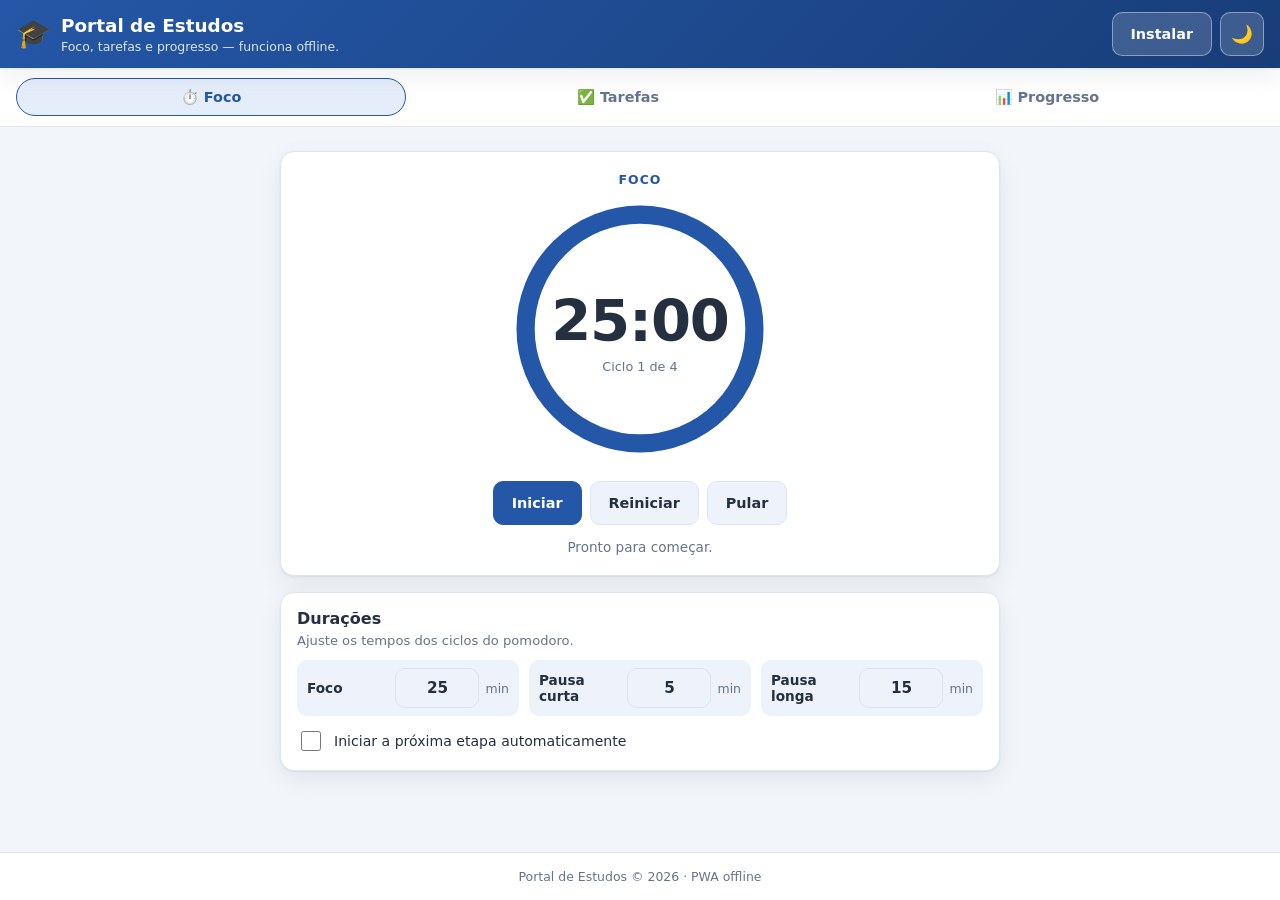
<file: index.html>
<!DOCTYPE html>
<html lang="pt-BR">
<head>
    <meta charset="UTF-8">
    <meta name="viewport" content="width=device-width, initial-scale=1, viewport-fit=cover">
    <title>Portal de Estudos — Foco, Tarefas e Progresso</title>
    <meta name="description" content="App de estudo offline: timer pomodoro, lista de tarefas e acompanhamento de progresso.">

    <link rel="manifest" href="manifest.webmanifest">
    <link rel="icon" href="icons/icon-192.png" type="image/png">
    <link rel="apple-touch-icon" href="icons/icon-192.png">
    <meta name="apple-mobile-web-app-capable" content="yes">
    <meta name="apple-mobile-web-app-title" content="Estudo">
    <meta name="theme-color" content="#2457a7" media="(prefers-color-scheme: light)">
    <meta name="theme-color" content="#12161f" media="(prefers-color-scheme: dark)">

    <link rel="stylesheet" href="style.css">
</head>
<body>

<header class="app-header">
    <div class="brand">
        <span class="brand-mark" aria-hidden="true">🎓</span>
        <div class="brand-text">
            <h1>Portal de Estudos</h1>
            <p>Foco, tarefas e progresso — funciona offline.</p>
        </div>
    </div>
    <div class="header-actions">
        <span id="offline-badge" class="badge" hidden>Offline</span>
        <button id="install-btn" type="button" class="btn btn-ghost" hidden>Instalar</button>
        <button id="theme-btn" type="button" class="btn btn-icon" aria-label="Alternar tema" title="Alternar tema">🌙</button>
    </div>
</header>

<nav class="tabs" role="tablist" aria-label="Seções do app">
    <button id="tab-btn-foco" class="tab is-active" type="button" role="tab" aria-selected="true" aria-controls="tab-foco">
        <span aria-hidden="true">⏱️</span> Foco
    </button>
    <button id="tab-btn-tarefas" class="tab" type="button" role="tab" aria-selected="false" aria-controls="tab-tarefas" tabindex="-1">
        <span aria-hidden="true">✅</span> Tarefas
    </button>
    <button id="tab-btn-progresso" class="tab" type="button" role="tab" aria-selected="false" aria-controls="tab-progresso" tabindex="-1">
        <span aria-hidden="true">📊</span> Progresso
    </button>
</nav>

<main class="app-main">

    <!-- ============================ FOCO ============================ -->
    <section id="tab-foco" class="panel is-active" role="tabpanel" aria-labelledby="tab-btn-foco" tabindex="-1">
        <div class="timer-card">
            <p id="timer-mode" class="timer-mode">Foco</p>

            <div class="timer-ring">
                <svg viewBox="0 0 200 200" aria-hidden="true">
                    <circle class="ring-track" cx="100" cy="100" r="88"></circle>
                    <circle id="ring-progress" class="ring-progress" cx="100" cy="100" r="88"></circle>
                </svg>
                <div class="timer-display">
                    <time id="timer-value" datetime="PT25M">25:00</time>
                    <span id="timer-cycle">Ciclo 1 de 4</span>
                </div>
            </div>

            <div class="timer-actions">
                <button id="btn-start" type="button" class="btn btn-primary">Iniciar</button>
                <button id="btn-reset" type="button" class="btn">Reiniciar</button>
                <button id="btn-skip" type="button" class="btn">Pular</button>
            </div>

            <p id="timer-status" class="timer-status" role="status" aria-live="polite">Pronto para começar.</p>
        </div>

        <div class="card">
            <h2>Durações</h2>
            <p class="card-hint">Ajuste os tempos dos ciclos do pomodoro.</p>
            <div class="steppers">
                <label class="stepper">
                    <span>Foco</span>
                    <input id="set-focus" type="number" min="1" max="90" step="1" inputmode="numeric">
                    <span class="unit">min</span>
                </label>
                <label class="stepper">
                    <span>Pausa curta</span>
                    <input id="set-short" type="number" min="1" max="30" step="1" inputmode="numeric">
                    <span class="unit">min</span>
                </label>
                <label class="stepper">
                    <span>Pausa longa</span>
                    <input id="set-long" type="number" min="1" max="60" step="1" inputmode="numeric">
                    <span class="unit">min</span>
                </label>
            </div>
            <label class="switch">
                <input id="set-auto" type="checkbox">
                <span>Iniciar a próxima etapa automaticamente</span>
            </label>
        </div>
    </section>

    <!-- =========================== TAREFAS =========================== -->
    <section id="tab-tarefas" class="panel" role="tabpanel" aria-labelledby="tab-btn-tarefas" tabindex="-1" hidden>
        <div class="card">
            <h2>Nova tarefa</h2>
            <form id="task-form" class="task-form">
                <label class="sr-only" for="task-input">Descrição da tarefa</label>
                <input id="task-input" type="text" placeholder="Ex.: Revisar capítulo 4 de História" maxlength="120" autocomplete="off" required>
                <button type="submit" class="btn btn-primary">Adicionar</button>
            </form>
        </div>

        <div class="card">
            <div class="card-head">
                <h2>Minhas tarefas</h2>
                <span id="task-counter" class="pill">0/0</span>
            </div>
            <div class="progress"><div id="task-progress-bar" class="progress-bar" style="width:0%"></div></div>
            <div class="filters" role="group" aria-label="Filtrar tarefas">
                <button type="button" class="chip is-active" data-filter="all">Todas</button>
                <button type="button" class="chip" data-filter="pending">Pendentes</button>
                <button type="button" class="chip" data-filter="done">Concluídas</button>
            </div>
            <ul id="task-list" class="task-list"></ul>
            <p id="task-empty" class="empty">Nenhuma tarefa por aqui. Adicione a primeira! ✍️</p>
        </div>
    </section>

    <!-- ========================== PROGRESSO ========================== -->
    <section id="tab-progresso" class="panel" role="tabpanel" aria-labelledby="tab-btn-progresso" tabindex="-1" hidden>
        <div class="stats-grid">
            <div class="stat">
                <span class="stat-value" id="stat-minutes">0</span>
                <span class="stat-label">minutos hoje</span>
            </div>
            <div class="stat">
                <span class="stat-value" id="stat-sessions">0</span>
                <span class="stat-label">sessões hoje</span>
            </div>
            <div class="stat">
                <span class="stat-value" id="stat-tasks">0</span>
                <span class="stat-label">tarefas feitas</span>
            </div>
            <div class="stat">
                <span class="stat-value" id="stat-streak">0</span>
                <span class="stat-label">dias seguidos</span>
            </div>
        </div>

        <div class="card">
            <div class="card-head">
                <h2>Meta diária</h2>
                <span id="goal-label" class="pill">0%</span>
            </div>
            <div class="progress"><div id="goal-progress-bar" class="progress-bar" style="width:0%"></div></div>
            <p class="card-hint">Meta: <strong id="goal-value">120</strong> minutos de foco por dia.</p>
            <label class="stepper stepper-inline">
                <span>Meta (min)</span>
                <input id="set-goal" type="number" min="10" max="720" step="10" inputmode="numeric">
            </label>
        </div>

        <div class="card">
            <h2>Últimos 7 dias</h2>
            <div id="chart" class="chart" role="img" aria-label="Minutos de foco nos últimos 7 dias"></div>
        </div>

        <div class="card">
            <h2>Configurações</h2>
            <label class="switch">
                <input id="set-sound" type="checkbox">
                <span>Som ao terminar o ciclo</span>
            </label>
            <label class="switch">
                <input id="set-notify" type="checkbox">
                <span>Notificações do navegador</span>
            </label>
            <div class="row-actions">
                <button id="btn-export" type="button" class="btn">Exportar dados</button>
                <label class="btn" for="import-file">Importar dados</label>
                <input id="import-file" type="file" accept="application/json" hidden>
                <button id="btn-reset-all" type="button" class="btn btn-danger">Apagar tudo</button>
            </div>
        </div>
    </section>

</main>

<footer class="app-footer">
    <p>Portal de Estudos © <span id="year"></span> · PWA offline</p>
</footer>

<div id="toast" class="toast" role="status" aria-live="polite" hidden></div>

<script src="script.js" defer></script>
</body>
</html>
</file>
<file: style.css>
/* ==================================================================
   Portal de Estudos — PWA
   ================================================================== */

:root {
    --brand: #2457a7;
    --brand-strong: #183d78;
    --brand-soft: #e5edfa;
    --bg: #f2f5f9;
    --surface: #ffffff;
    --surface-2: #eef3fb;
    --text: #24303f;
    --muted: #63748c;
    --border: #dde5f0;
    --success: #1f9d55;
    --danger: #d1443c;
    --focus: #f0a500;
    --shadow: 0 1px 2px rgba(16, 32, 64, .06), 0 8px 24px rgba(16, 32, 64, .07);
    --radius: 14px;
    --tap: 44px;
}

html[data-theme='dark'] {
    --brand: #5b8ff0;
    --brand-strong: #2f5fb5;
    --brand-soft: #1c2740;
    --bg: #0f131b;
    --surface: #171d29;
    --surface-2: #1e2635;
    --text: #e8eef8;
    --muted: #93a2b8;
    --border: #2a3446;
    --danger: #f0645b;
    --shadow: 0 1px 2px rgba(0, 0, 0, .3), 0 8px 24px rgba(0, 0, 0, .35);
}

* {
    box-sizing: border-box;
}

html,
body {
    margin: 0;
    padding: 0;
}

body {
    font-family: system-ui, -apple-system, "Segoe UI", Roboto, Arial, sans-serif;
    background: var(--bg);
    color: var(--text);
    min-height: 100vh;
    display: flex;
    flex-direction: column;
    -webkit-tap-highlight-color: transparent;
}

h1,
h2,
h3 {
    margin: 0;
    line-height: 1.25;
}

.sr-only {
    position: absolute;
    width: 1px;
    height: 1px;
    padding: 0;
    margin: -1px;
    overflow: hidden;
    clip: rect(0 0 0 0);
    white-space: nowrap;
    border: 0;
}

/* ------------------------------ HEADER ------------------------------ */

.app-header {
    position: sticky;
    top: 0;
    z-index: 20;
    display: flex;
    align-items: center;
    justify-content: space-between;
    gap: 12px;
    padding: calc(env(safe-area-inset-top) + 12px) 16px 12px;
    background: linear-gradient(135deg, var(--brand), var(--brand-strong));
    color: #fff;
    box-shadow: var(--shadow);
}

.brand {
    display: flex;
    align-items: center;
    gap: 10px;
    min-width: 0;
}

.brand-mark {
    font-size: 28px;
    line-height: 1;
}

.brand-text {
    min-width: 0;
}

.brand h1 {
    font-size: clamp(1rem, 4.4vw, 1.15rem);
    font-weight: 700;
    white-space: nowrap;
}

.brand p {
    margin: 2px 0 0;
    font-size: .78rem;
    opacity: .85;
    white-space: nowrap;
    overflow: hidden;
    text-overflow: ellipsis;
}

.header-actions {
    display: flex;
    align-items: center;
    gap: 8px;
}

.badge {
    background: rgba(255, 255, 255, .2);
    border: 1px solid rgba(255, 255, 255, .35);
    color: #fff;
    font-size: .7rem;
    font-weight: 600;
    padding: 4px 8px;
    border-radius: 999px;
}

/* ------------------------------- TABS ------------------------------- */

.tabs {
    position: sticky;
    top: calc(env(safe-area-inset-top) + 62px);
    z-index: 15;
    display: flex;
    gap: 6px;
    padding: 10px 16px;
    background: var(--surface);
    border-bottom: 1px solid var(--border);
    overflow-x: auto;
    scrollbar-width: none;
}

.tabs::-webkit-scrollbar {
    display: none;
}

.tab {
    flex: 1 0 auto;
    min-height: 38px;
    padding: 8px 14px;
    border: 1px solid transparent;
    border-radius: 999px;
    background: transparent;
    color: var(--muted);
    font: inherit;
    font-size: .9rem;
    font-weight: 600;
    cursor: pointer;
    transition: background .15s, color .15s;
}

.tab.is-active {
    background: var(--brand-soft);
    color: var(--brand);
    border-color: var(--brand);
}

html[data-theme='dark'] .tab.is-active {
    color: #9dbcff;
}

/* ------------------------------- MAIN ------------------------------- */

.app-main {
    flex: 1;
    width: 100%;
    max-width: 760px;
    margin: 0 auto;
    padding: 16px 16px calc(env(safe-area-inset-bottom) + 24px);
}

.panel {
    display: flex;
    flex-direction: column;
    gap: 16px;
}

.panel[hidden] {
    display: none;
}

.card {
    background: var(--surface);
    border: 1px solid var(--border);
    border-radius: var(--radius);
    padding: 16px;
    box-shadow: var(--shadow);
}

.card h2 {
    font-size: 1rem;
    margin-bottom: 4px;
}

.card-hint {
    margin: 0 0 12px;
    color: var(--muted);
    font-size: .82rem;
}

.card-head {
    display: flex;
    align-items: center;
    justify-content: space-between;
    gap: 10px;
    margin-bottom: 8px;
}

.card-head h2 {
    margin: 0;
}

/* ------------------------------ TIMER ------------------------------ */

.timer-card {
    background: var(--surface);
    border: 1px solid var(--border);
    border-radius: var(--radius);
    padding: 20px 16px;
    box-shadow: var(--shadow);
    text-align: center;
}

.timer-mode {
    margin: 0;
    font-weight: 700;
    letter-spacing: .08em;
    text-transform: uppercase;
    font-size: .78rem;
    color: var(--brand);
}

.timer-ring {
    position: relative;
    width: min(260px, 74vw);
    margin: 12px auto 18px;
    aspect-ratio: 1;
}

.timer-ring svg {
    width: 100%;
    height: 100%;
    transform: rotate(-90deg);
}

.ring-track,
.ring-progress {
    fill: none;
    stroke-width: 14;
    stroke-linecap: round;
}

.ring-track {
    stroke: var(--surface-2);
}

.ring-progress {
    stroke: var(--brand);
    transition: stroke-dashoffset .3s linear, stroke .3s;
}

.timer-ring.is-focus .ring-progress {
    stroke: var(--brand);
}

.timer-ring.is-break .ring-progress {
    stroke: var(--success);
}

.timer-display {
    position: absolute;
    inset: 0;
    display: flex;
    flex-direction: column;
    align-items: center;
    justify-content: center;
    gap: 4px;
}

#timer-value {
    font-size: clamp(2.6rem, 14vw, 3.6rem);
    font-weight: 700;
    font-variant-numeric: tabular-nums;
    letter-spacing: -0.02em;
}

#timer-cycle {
    font-size: .8rem;
    color: var(--muted);
}

.timer-actions {
    display: flex;
    justify-content: center;
    flex-wrap: wrap;
    gap: 8px;
}

.timer-status {
    margin: 14px 0 0;
    min-height: 1.2em;
    font-size: .85rem;
    color: var(--muted);
}

/* ------------------------------ BUTTONS ----------------------------- */

.btn {
    display: inline-flex;
    align-items: center;
    justify-content: center;
    min-height: var(--tap);
    padding: 10px 18px;
    border: 1px solid var(--border);
    border-radius: 10px;
    background: var(--surface-2);
    color: var(--text);
    font: inherit;
    font-size: .9rem;
    font-weight: 600;
    cursor: pointer;
    transition: transform .08s, filter .15s, background .15s;
}

.btn:hover {
    filter: brightness(.97);
}

.btn:active {
    transform: scale(.97);
}

.btn-primary {
    background: var(--brand);
    border-color: var(--brand);
    color: #fff;
}

.btn-ghost {
    background: rgba(255, 255, 255, .16);
    border-color: rgba(255, 255, 255, .4);
    color: #fff;
}

.btn-danger {
    background: transparent;
    border-color: var(--danger);
    color: var(--danger);
}

.btn-icon {
    width: var(--tap);
    min-height: var(--tap);
    padding: 0;
    background: rgba(255, 255, 255, .16);
    border-color: rgba(255, 255, 255, .4);
    color: #fff;
    font-size: 1.1rem;
}

.btn:focus-visible,
.tab:focus-visible,
input:focus-visible,
.chip:focus-visible {
    outline: 3px solid var(--focus);
    outline-offset: 2px;
}

/* ------------------------------- FORM ------------------------------- */

input[type='text'],
input[type='number'] {
    width: 100%;
    min-height: var(--tap);
    padding: 10px 12px;
    border: 1px solid var(--border);
    border-radius: 10px;
    background: var(--surface-2);
    color: var(--text);
    font: inherit;
    font-size: .95rem;
}

.task-form {
    display: flex;
    gap: 8px;
    margin-top: 10px;
}

.task-form input {
    flex: 1;
}

.steppers {
    display: flex;
    flex-wrap: wrap;
    gap: 10px;
}

.stepper {
    display: flex;
    align-items: center;
    gap: 6px;
    flex: 1 1 150px;
    padding: 8px 10px;
    background: var(--surface-2);
    border-radius: 10px;
    font-size: .85rem;
    font-weight: 600;
}

.stepper span:first-child {
    flex: 1;
}

.stepper .unit {
    color: var(--muted);
    font-weight: 500;
    font-size: .78rem;
}

.stepper input {
    width: 84px;
    min-height: 38px;
    text-align: center;
}

/* setas do input number ocupam espaço e cortam o valor */
input[type='number'] {
    -moz-appearance: textfield;
    appearance: textfield;
}

input[type='number']::-webkit-outer-spin-button,
input[type='number']::-webkit-inner-spin-button {
    -webkit-appearance: none;
    margin: 0;
}

.stepper-inline {
    max-width: 220px;
}

.switch {
    display: flex;
    align-items: center;
    gap: 10px;
    margin-top: 12px;
    font-size: .88rem;
    cursor: pointer;
}

.switch input {
    width: 20px;
    height: 20px;
    accent-color: var(--brand);
    flex: none;
}

.row-actions {
    display: flex;
    flex-wrap: wrap;
    gap: 8px;
    margin-top: 14px;
}

/* ------------------------------ TASKS ------------------------------- */

.pill {
    font-size: .78rem;
    font-weight: 700;
    color: var(--brand);
    background: var(--brand-soft);
    padding: 3px 10px;
    border-radius: 999px;
}

.progress {
    height: 8px;
    border-radius: 999px;
    background: var(--surface-2);
    overflow: hidden;
    margin: 10px 0 14px;
}

.progress-bar {
    height: 100%;
    background: var(--brand);
    border-radius: 999px;
    transition: width .3s;
}

.filters {
    display: flex;
    gap: 6px;
    margin-bottom: 12px;
}

.chip {
    min-height: 34px;
    padding: 6px 12px;
    border: 1px solid var(--border);
    border-radius: 999px;
    background: transparent;
    color: var(--muted);
    font: inherit;
    font-size: .82rem;
    font-weight: 600;
    cursor: pointer;
}

.chip.is-active {
    background: var(--brand-soft);
    border-color: var(--brand);
    color: var(--brand);
}

.task-list {
    list-style: none;
    margin: 0;
    padding: 0;
    display: flex;
    flex-direction: column;
    gap: 8px;
}

.task-item {
    display: flex;
    align-items: center;
    gap: 10px;
    padding: 10px 12px;
    background: var(--surface-2);
    border-radius: 10px;
}

.task-item input[type='checkbox'] {
    width: 22px;
    height: 22px;
    flex: none;
    accent-color: var(--success);
    cursor: pointer;
}

.task-text {
    flex: 1;
    font-size: .92rem;
    word-break: break-word;
}

.task-item.is-done .task-text {
    text-decoration: line-through;
    color: var(--muted);
}

.task-delete {
    flex: none;
    width: 34px;
    height: 34px;
    border: none;
    border-radius: 8px;
    background: transparent;
    color: var(--muted);
    font-size: 1.1rem;
    line-height: 1;
    cursor: pointer;
}

.task-delete:hover {
    background: rgba(209, 68, 60, .12);
    color: var(--danger);
}

.empty {
    margin: 8px 0 0;
    color: var(--muted);
    font-size: .88rem;
    text-align: center;
    padding: 14px 0;
}

/* ----------------------------- PROGRESS ----------------------------- */

.stats-grid {
    display: grid;
    grid-template-columns: repeat(2, 1fr);
    gap: 12px;
}

.stat {
    background: var(--surface);
    border: 1px solid var(--border);
    border-radius: var(--radius);
    padding: 14px;
    text-align: center;
    box-shadow: var(--shadow);
}

.stat-value {
    display: block;
    font-size: 1.8rem;
    font-weight: 700;
    color: var(--brand);
    font-variant-numeric: tabular-nums;
}

.stat-label {
    font-size: .76rem;
    color: var(--muted);
}

.chart {
    display: flex;
    align-items: flex-end;
    justify-content: space-between;
    gap: 8px;
    height: 140px;
    padding-top: 10px;
}

.chart-col {
    flex: 1;
    display: flex;
    flex-direction: column;
    align-items: center;
    gap: 6px;
    height: 100%;
    justify-content: flex-end;
}

.chart-bar {
    width: 100%;
    max-width: 34px;
    min-height: 4px;
    border-radius: 6px 6px 3px 3px;
    background: var(--brand-soft);
    transition: height .3s;
}

.chart-bar.is-active {
    background: var(--brand);
}

.chart-value {
    font-size: .7rem;
    font-weight: 700;
    color: var(--muted);
    font-variant-numeric: tabular-nums;
}

.chart-day {
    font-size: .68rem;
    color: var(--muted);
    text-transform: uppercase;
}

/* ------------------------------ FOOTER ------------------------------ */

.app-footer {
    padding: 16px;
    text-align: center;
    color: var(--muted);
    font-size: .78rem;
    border-top: 1px solid var(--border);
    background: var(--surface);
}

.app-footer p {
    margin: 0;
}

/* ------------------------------- TOAST ------------------------------ */

.toast {
    position: fixed;
    left: 50%;
    bottom: calc(env(safe-area-inset-bottom) + 18px);
    transform: translateX(-50%);
    z-index: 50;
    max-width: min(90vw, 420px);
    padding: 12px 18px;
    border-radius: 12px;
    background: var(--text);
    color: var(--bg);
    font-size: .88rem;
    font-weight: 600;
    box-shadow: var(--shadow);
    animation: toast-in .2s ease-out;
}

@keyframes toast-in {
    from {
        opacity: 0;
        transform: translate(-50%, 12px);
    }
}

/* --------------------------- RESPONSIVE ----------------------------- */

@media (min-width: 640px) {
    .app-main {
        padding: 24px 20px 40px;
    }

    .stats-grid {
        grid-template-columns: repeat(4, 1fr);
    }
}

@media (prefers-reduced-motion: reduce) {
    * {
        transition: none !important;
        animation: none !important;
    }
}
</file>
